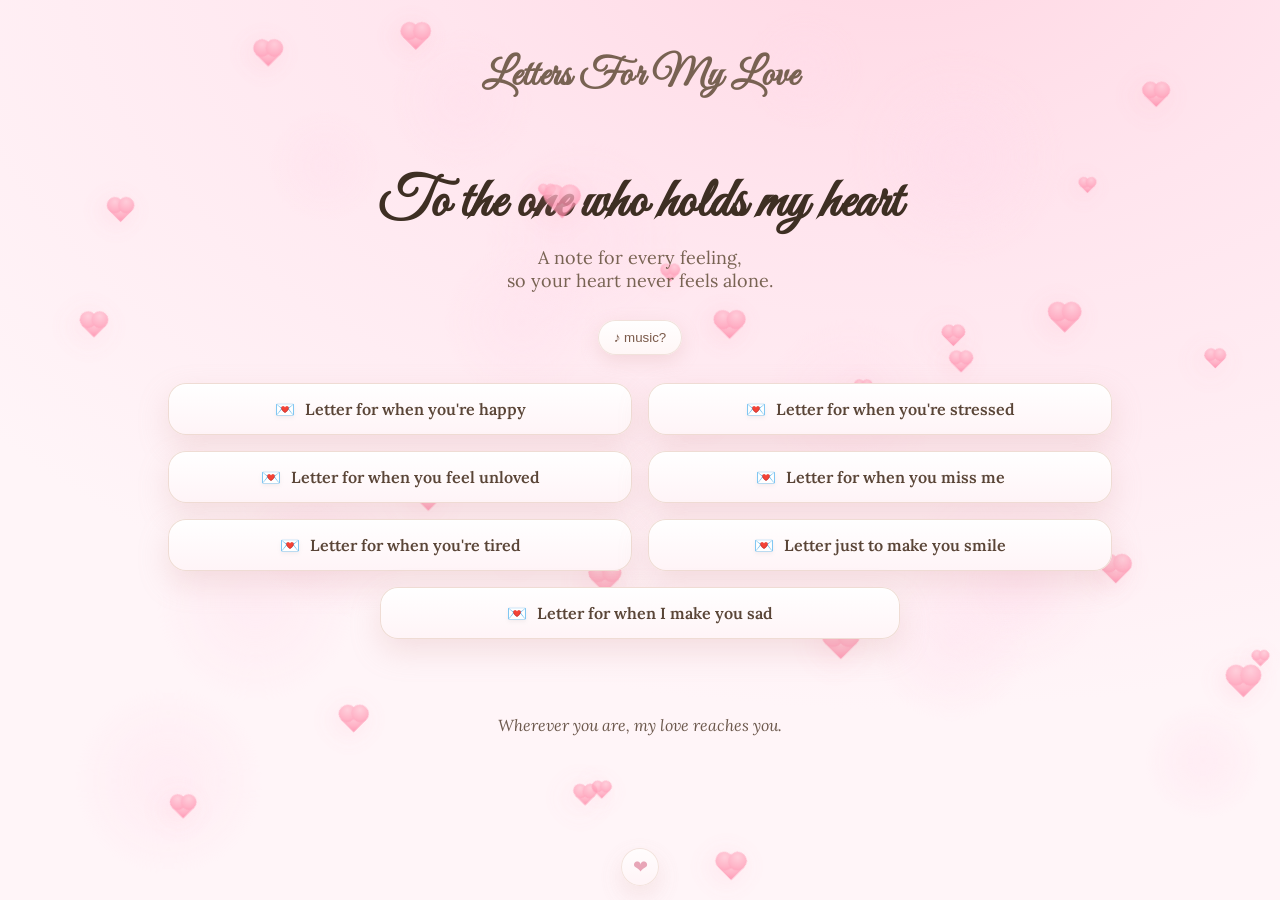
<file: index.html>
<!DOCTYPE html>
<html lang="en">
  <head>
    <meta charset="UTF-8" />
    <meta name="viewport" content="width=device-width, initial-scale=1" />
    <title>Letters For My Love</title>
    <meta name="description" content="Warm, handwritten love notes for every feeling." />

    <!-- Fonts -->
    <link rel="preconnect" href="https://fonts.googleapis.com">
    <link rel="preconnect" href="https://fonts.gstatic.com" crossorigin>
    <link href="https://fonts.googleapis.com/css2?family=Great+Vibes&family=Lora:ital,wght@0,400;0,600;1,400&display=swap" rel="stylesheet">

    <link rel="stylesheet" href="./styles.css" />
  </head>
  <body class="home">
    <div id="bokeh" aria-hidden="true"></div>
    <div id="floating-petals" aria-hidden="true"></div>
    <div id="ambient-sparkles" aria-hidden="true"></div>

    <header class="site-header">
      <h1 class="script">Letters For My Love</h1>
    </header>

    <main class="hero">
      <div class="hero-inner">
        <h2 class="script hero-title">To the one who holds my heart</h2>
        <p class="subtitle">A note for every feeling, <br />so your heart never feels alone.</p>

        <div class="controls">
          <button class="btn-music" id="musicToggle" aria-pressed="false" title="Toggle soft background music">♪ music?</button>
        </div>

        <section class="envelopes" aria-label="Letters">
          <a class="envelope" href="./letters/happy.html" data-sparkle>
            <span class="emoji">💌</span>
            <span>Letter for when you're happy</span>
          </a>
          <a class="envelope" href="./letters/stressed.html" data-sparkle>
            <span class="emoji">💌</span>
            <span>Letter for when you're stressed</span>
          </a>
          <a class="envelope" href="./letters/unloved.html" data-sparkle>
            <span class="emoji">💌</span>
            <span>Letter for when you feel unloved</span>
          </a>
          <a class="envelope" href="./letters/miss.html" data-sparkle>
            <span class="emoji">💌</span>
            <span>Letter for when you miss me</span>
          </a>
          <a class="envelope" href="./letters/tired.html" data-sparkle>
            <span class="emoji">💌</span>
            <span>Letter for when you're tired</span>
          </a>
          <a class="envelope" href="./letters/smile.html" data-sparkle>
            <span class="emoji">💌</span>
            <span>Letter just to make you smile</span>
          </a>
          <a class="envelope" href="./letters/sad.html" data-sparkle>
            <span class="emoji">💌</span>
            <span>Letter for when I make you sad</span>
          </a>
        </section>

        <button id="vaultTrigger" class="vault-trigger" title="For when you need extra love" aria-label="Secret love vault">
          <span class="vault-heart" aria-hidden="true">❤</span>
        </button>
      </div>
    </main>

    <footer class="site-footer">
      <p class="quote">Wherever you are, my love reaches you.</p>
    </footer>

    <!-- Background music (loaded only on click) -->
    <audio id="bgMusic" loop preload="none" data-src="./assets/audio/lofi.mp3"></audio>

    <script src="./script.js"></script>
  </body>
</html>
</file>
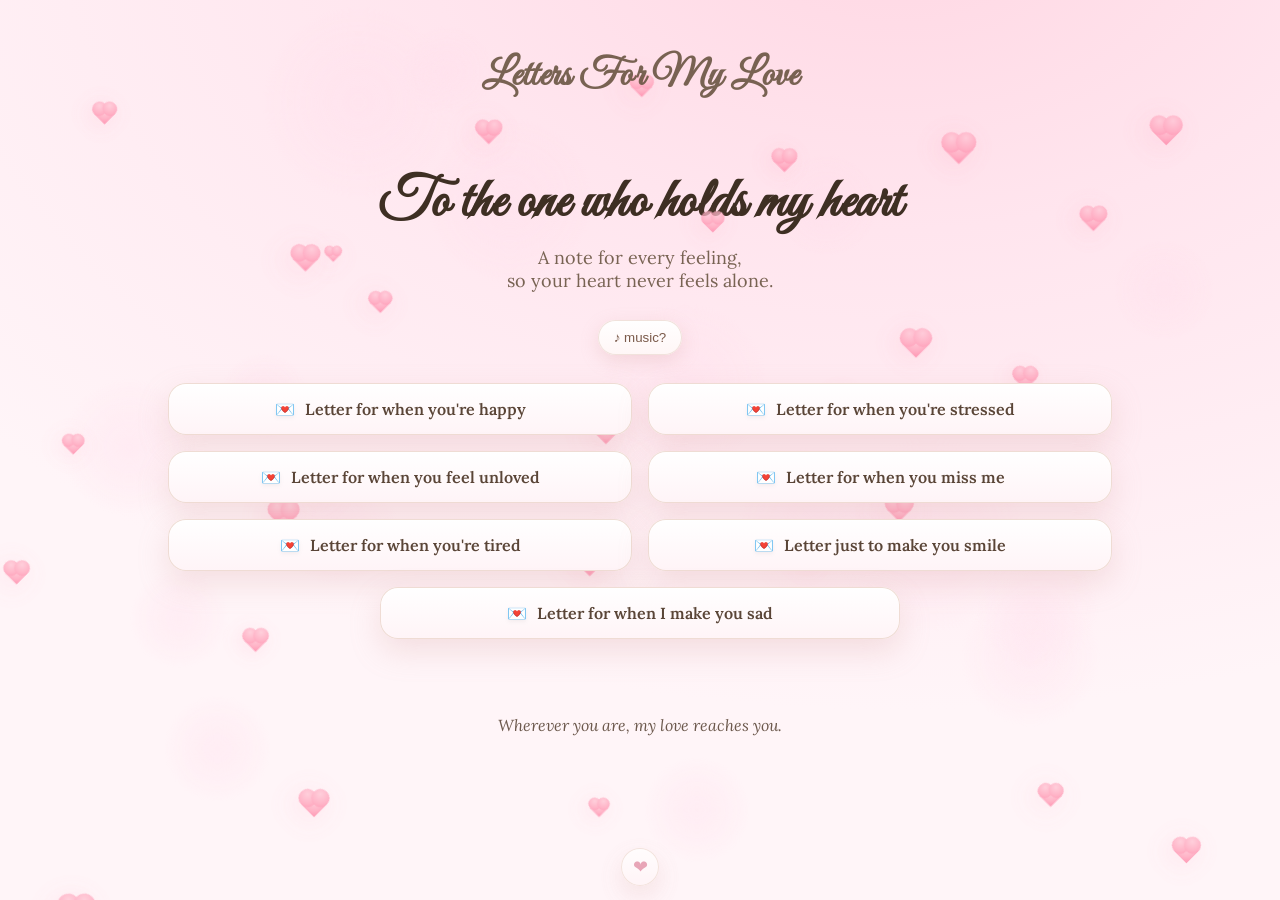
<file: dev.html>
<!DOCTYPE html>
<html lang="en">
  <head>
    <meta charset="UTF-8" />
    <meta name="viewport" content="width=device-width, initial-scale=1" />
    <title>Developer · Letters For My Love</title>
    <link rel="preconnect" href="https://fonts.googleapis.com">
    <link rel="preconnect" href="https://fonts.gstatic.com" crossorigin>
    <link href="https://fonts.googleapis.com/css2?family=Great+Vibes&family=Lora:ital,wght@0,400;0,600;1,400&display=swap" rel="stylesheet">
    <link rel="stylesheet" href="./styles.css" />
    <style>
      .admin{max-width:840px;margin:24px auto;padding:20px;border-radius:14px;background:#fff7fb;box-shadow:0 18px 40px rgba(210,154,154,.25), inset 0 0 0 1px #f0e2df}
      .admin h1{font-family:"Great Vibes", cursive; margin:0 0 10px}
      .grid{display:grid;grid-template-columns:repeat(auto-fit,minmax(260px,1fr));gap:12px}
      .card{padding:12px;border-radius:12px;background:#fff;box-shadow:0 10px 22px rgba(210,154,154,.18), inset 0 0 0 1px #f1e2dc}
      .row{display:flex;gap:8px;align-items:center;margin:6px 0}
      .row input[type="text"]{flex:1;padding:8px;border-radius:8px;border:1px solid #efdcd4}
      .actions{display:flex;gap:10px; margin-top:14px}
      .btn{appearance:none;border:none;border-radius:999px;padding:10px 14px;background:#ffe9f1;color:#6b5242;box-shadow:0 8px 18px rgba(210,154,154,.25), inset 0 0 0 1px #edd8d1;cursor:pointer}
      .preview{height:160px;border-radius:10px;overflow:hidden;background:#fff6f8;display:grid;place-items:center;margin-top:8px}
      .preview img,.preview video{width:100%;height:100%;object-fit:cover}
      .hint{font-size:13px;color:#7a5a4a;opacity:.9}
    </style>
  </head>
  <body>
    <main class="admin" data-admin>
      <h1 class="script">Developer Vault Uploader</h1>
      <p class="hint">Add up to 6 items (exactly 4 images and 2 videos recommended). Use a file OR a path. Paths persist (e.g. assets/images/photo1.jpg). Files create temporary preview links for this browser only.</p>
      <div class="grid" id="items"></div>
      <div class="actions">
        <button class="btn" id="saveAdmin">Save to Vault</button>
        <button class="btn" id="clearAdmin">Clear config</button>
        <a class="btn" href="./vault.html">Open Vault</a>
      </div>
    </main>
    <script src="./script.js"></script>
  </body>
</html>
</file>
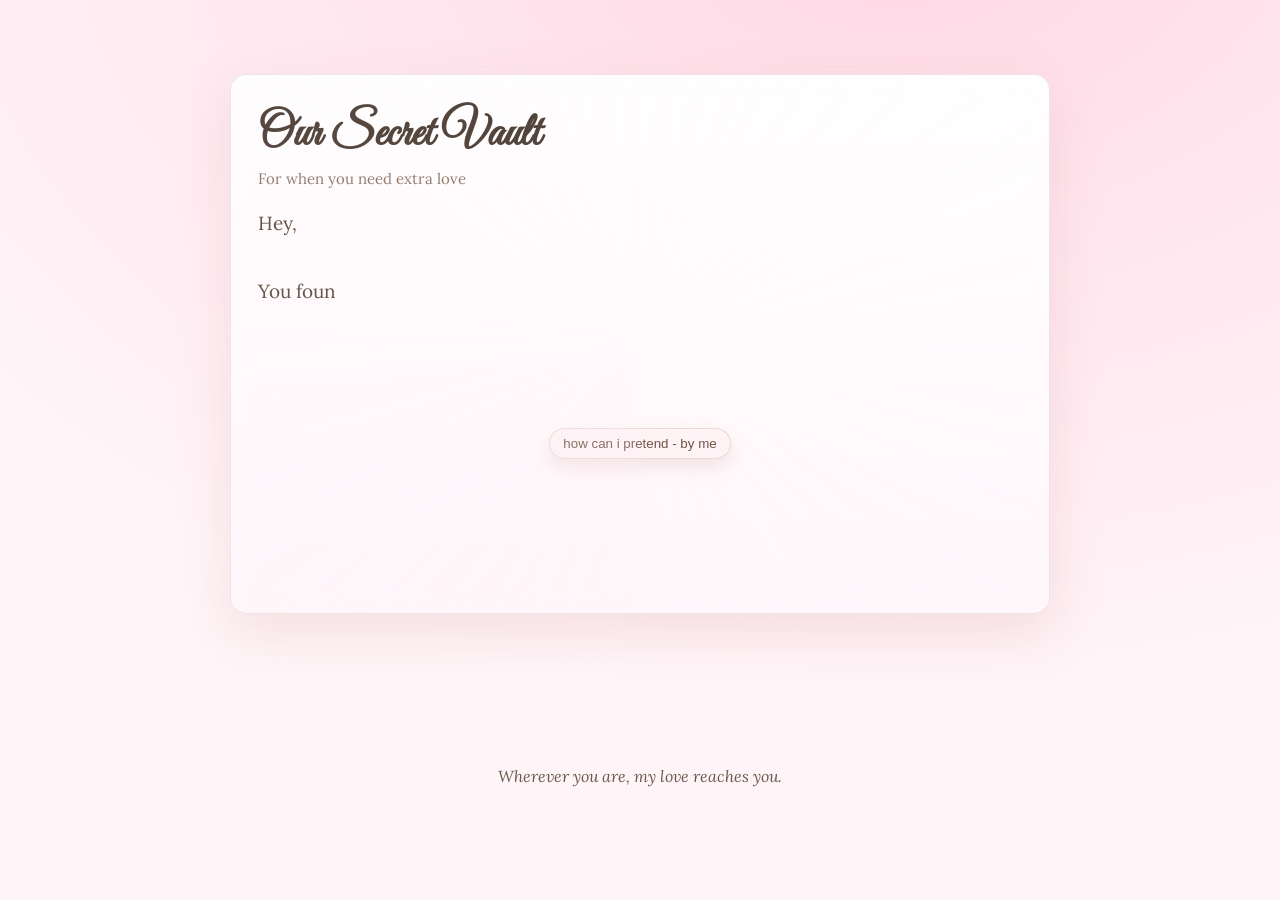
<file: vault.html>
<!DOCTYPE html>
<html lang="en">
  <head>
    <meta charset="UTF-8" />
    <meta name="viewport" content="width=device-width, initial-scale=1" />
    <title>Love Vault · Letters For My Love</title>
    <link rel="preconnect" href="https://fonts.googleapis.com">
    <link rel="preconnect" href="https://fonts.gstatic.com" crossorigin>
    <link href="https://fonts.googleapis.com/css2?family=Great+Vibes&family=Lora:ital,wght@0,400;0,600;1,400&display=swap" rel="stylesheet">
    <link rel="stylesheet" href="./styles.css" />
  </head>
  <body class="letter-page">
    <main class="paper float-soft" data-letter-root>
      <h1 class="script">Our Secret Vault</h1>
      <p class="meta">For when you need extra love</p>

      <section class="message" data-message="Hey,

You found it. This is my secret spot, and the secret is... you're my favorite person in the world. Always."></section>

      <div class="controls">
        <button class="toggle" data-audio-toggle aria-pressed="false">how can i pretend - by me</button>
        <audio preload="none">
          <source src="./assets/audio/vault-voice.mp3" type="audio/mpeg" />
        </audio>
      </div>
    </main>
    <footer class="site-footer"><p class="quote">Wherever you are, my love reaches you.</p></footer>
    <script src="./script.js"></script>
  </body>
  </html>
</file>
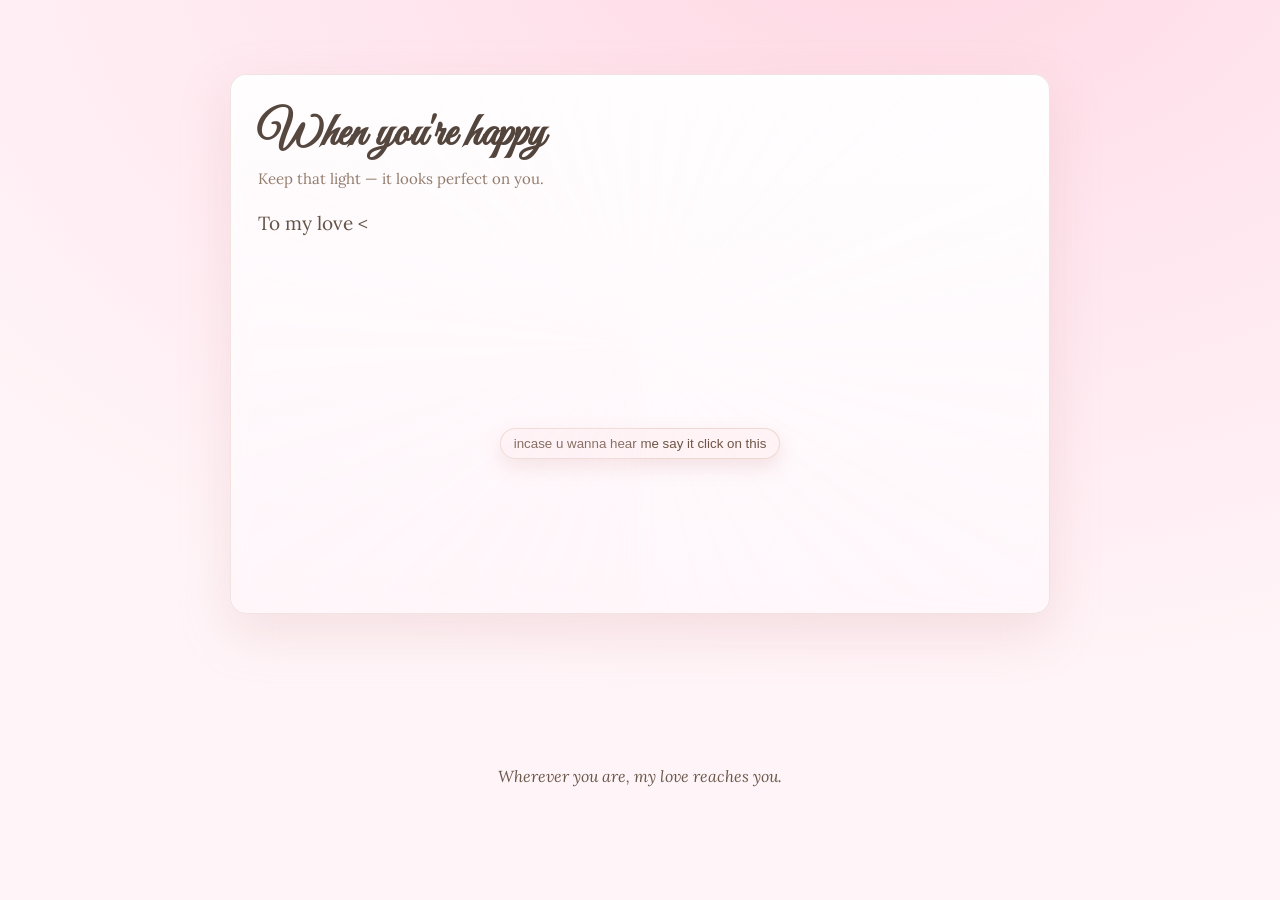
<file: letters/happy.html>
<!DOCTYPE html>
<html lang="en">
  <head>
    <meta charset="UTF-8" />
    <meta name="viewport" content="width=device-width, initial-scale=1" />
    <title>Happy · Letters For My Love</title>
    <link rel="preconnect" href="https://fonts.googleapis.com">
    <link rel="preconnect" href="https://fonts.gstatic.com" crossorigin>
    <link href="https://fonts.googleapis.com/css2?family=Great+Vibes&family=Lora:ital,wght@0,400;0,600;1,400&display=swap" rel="stylesheet">
    <link rel="stylesheet" href="../styles.css" />
  </head>
  <body class="letter-page">
    <main class="paper float-soft" data-letter-root>
      <h1 class="script">When you're happy</h1>
      <p class="meta">Keep that light — it looks perfect on you.</p>
      <section class="message" data-message="To my love <3,

      Hearing that you're happy literally makes my entire day. Your smile is the best thing, and I love seeing you like this. Whatever's got you feeling this good, I hope it sticks around forever. I love you!"></section>
      <div class="controls">
        <button class="toggle" data-audio-toggle aria-pressed="false">incase u wanna hear me say it click on this</button>
        <audio preload="none">
          <source src="../assets/audio/happy.m4a" type="audio/mp4" />
        </audio>
      </div>
    </main>
    <footer class="site-footer"><p class="quote">Wherever you are, my love reaches you.</p></footer>
    <script src="../script.js"></script>
  </body>
  </html>
</file>
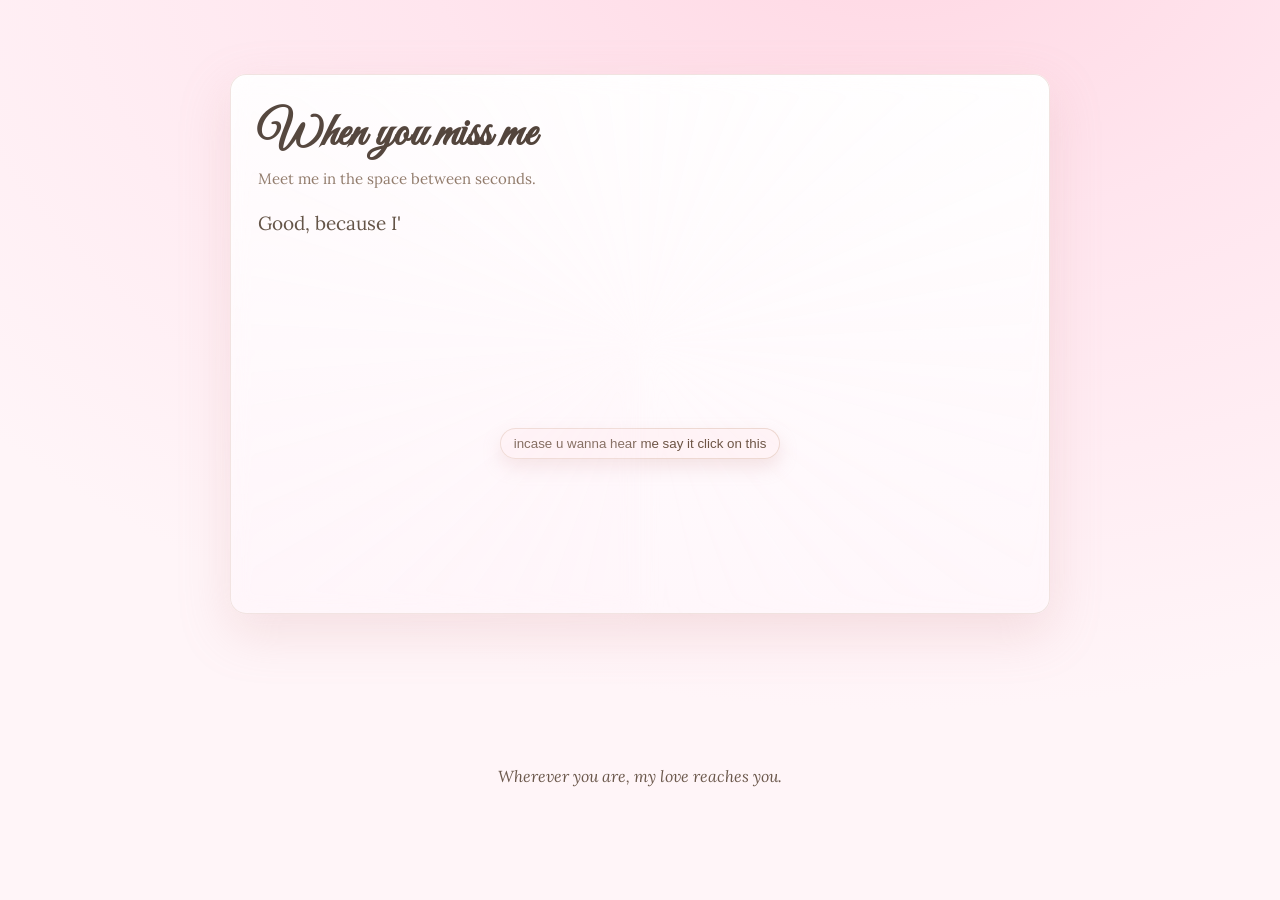
<file: letters/miss.html>
<!DOCTYPE html>
<html lang="en">
  <head>
    <meta charset="UTF-8" />
    <meta name="viewport" content="width=device-width, initial-scale=1" />
    <title>Miss You · Letters For My Love</title>
    <link rel="preconnect" href="https://fonts.googleapis.com">
    <link rel="preconnect" href="https://fonts.gstatic.com" crossorigin>
    <link href="https://fonts.googleapis.com/css2?family=Great+Vibes&family=Lora:ital,wght@0,400;0,600;1,400&display=swap" rel="stylesheet">
    <link rel="stylesheet" href="../styles.css" />
  </head>
  <body class="letter-page">
    <main class="paper float-soft" data-letter-root>
      <h1 class="script">When you miss me</h1>
      <p class="meta">Meet me in the space between seconds.</p>
      <section class="message" data-message="Good, because I'm missing you like crazy.

      It just feels weird when you're not around. It’s like a part of me is missing. Just close your eyes for a second and picture me giving you a huge hug. I'll see you so soon."></section>
      <div class="controls">
        <button class="toggle" data-audio-toggle aria-pressed="false">incase u wanna hear me say it click on this</button>
        <audio preload="none">
          <source src="../assets/audio/miss.m4a" type="audio/mp4" />
        </audio>
      </div>
    </main>
    <footer class="site-footer"><p class="quote">Wherever you are, my love reaches you.</p></footer>
    <script src="../script.js"></script>
  </body>
  </html>
</file>
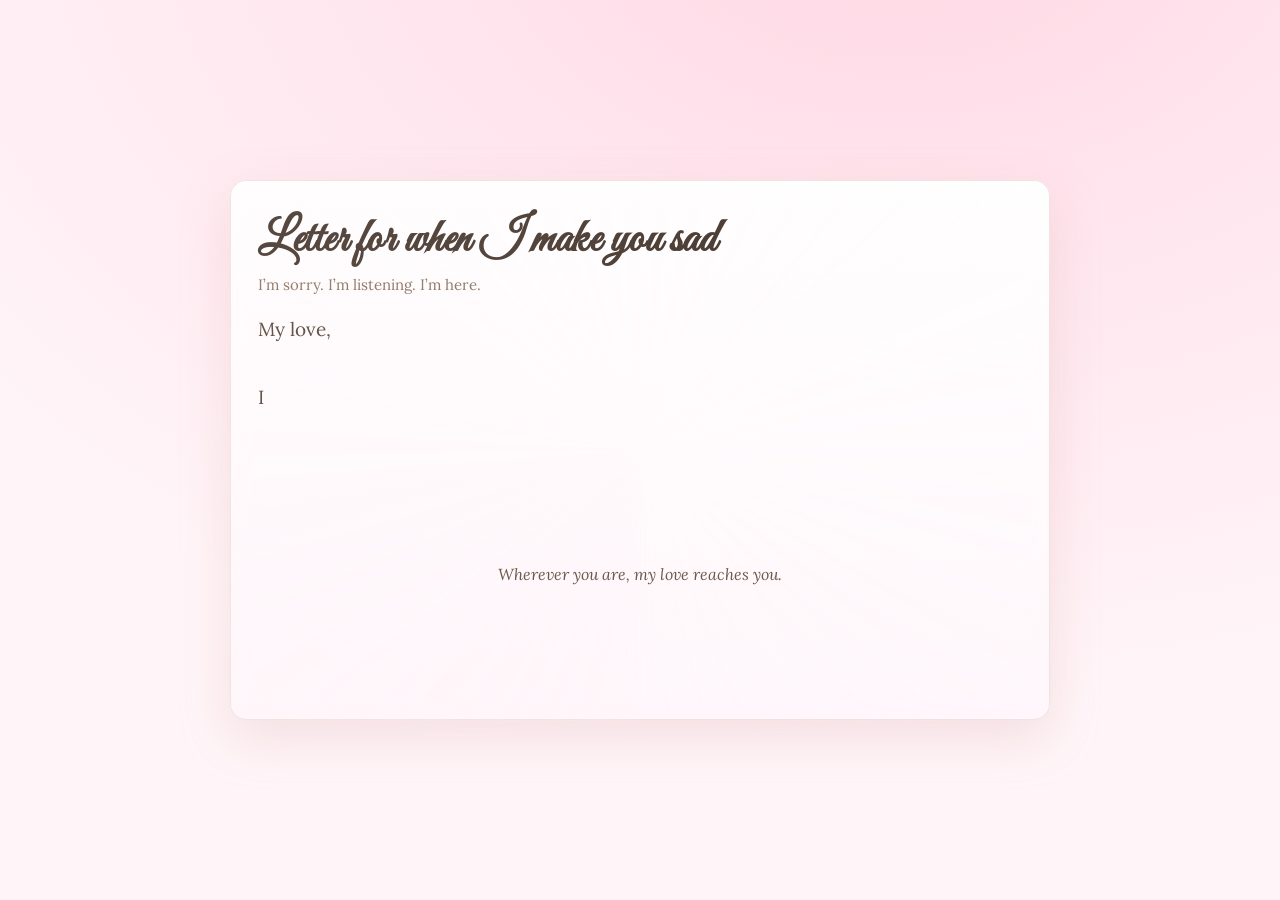
<file: letters/sad.html>
<!DOCTYPE html>
<html lang="en">
  <head>
    <meta charset="UTF-8" />
    <meta name="viewport" content="width=device-width, initial-scale=1" />
    <title>Letter for when I make you sad · Letters For My Love</title>
    <link rel="preconnect" href="https://fonts.googleapis.com">
    <link rel="preconnect" href="https://fonts.gstatic.com" crossorigin>
    <link href="https://fonts.googleapis.com/css2?family=Great+Vibes&family=Lora:ital,wght@0,400;0,600;1,400&display=swap" rel="stylesheet">
    <link rel="stylesheet" href="../styles.css" />
  </head>
  <body class="letter-page">
    <main class="paper float-soft" data-letter-root>
      <h1 class="script">Letter for when I make you sad</h1>
      <p class="meta">I’m sorry. I’m listening. I’m here.</p>
      <section class="message" data-message="My love,

If my words ever hurt you, I'm sorry. I didn't mean to. I'm just too scared to lose you. I'm too scared that you'll end up hating me. I'm too scared I’ll get annoying and too clingy. I'm scared I'll ruin your life. I'm scared I'll ruin our life. I'm scared I'll ruin our future. I'm scared I'll ruin our happiness. I'm scared I'll ruin our life. I'm scared I'll ruin our future. I'm scared I'll ruin our happiness.  

We’ll move slowly. We’ll understand. I choose you, and I’ll keep choosing you. I love you."></section
    </main>
    <footer class="site-footer"><p class="quote">Wherever you are, my love reaches you.</p></footer>
    <script src="../script.js"></script>
  </body>
  </html>
</file>
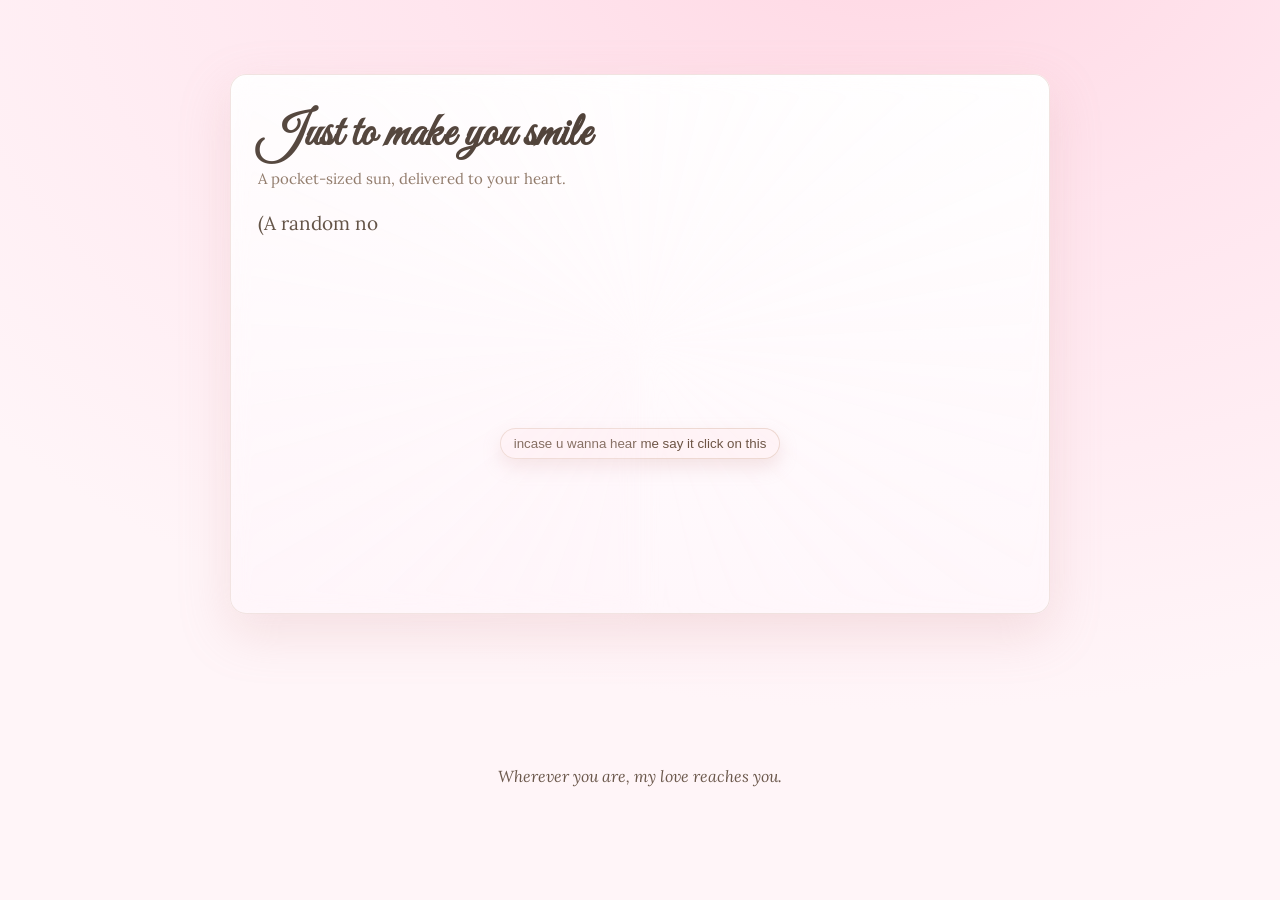
<file: letters/smile.html>
<!DOCTYPE html>
<html lang="en">
  <head>
    <meta charset="UTF-8" />
    <meta name="viewport" content="width=device-width, initial-scale=1" />
    <title>Smile · Letters For My Love</title>
    <link rel="preconnect" href="https://fonts.googleapis.com">
    <link rel="preconnect" href="https://fonts.gstatic.com" crossorigin>
    <link href="https://fonts.googleapis.com/css2?family=Great+Vibes&family=Lora:ital,wght@0,400;0,600;1,400&display=swap" rel="stylesheet">
    <link rel="stylesheet" href="../styles.css" />
  </head>
  <body class="letter-page">
    <main class="paper float-soft" data-letter-root>
      <h1 class="script">Just to make you smile</h1>
      <p class="meta">A pocket-sized sun, delivered to your heart.</p>
      <section class="message" data-message="(A random note for no reason)

      Just wanted to interrupt your day to remind you that you're awesome. And cute. And you're mine.
      
      Okay, that's all. Go back to what you were doing.  I love youuuuuuuuuuuuuuuu."></section>
      <div class="controls">
        <button class="toggle" data-audio-toggle aria-pressed="false">incase u wanna hear me say it click on this</button>
        <audio preload="none">
          <source src="../assets/audio/smile.m4a" type="audio/mp4" />
        </audio>
      </div>
    </main>
    <footer class="site-footer"><p class="quote">Wherever you are, my love reaches you.</p></footer>
    <script src="../script.js"></script>
  </body>
  </html>
</file>
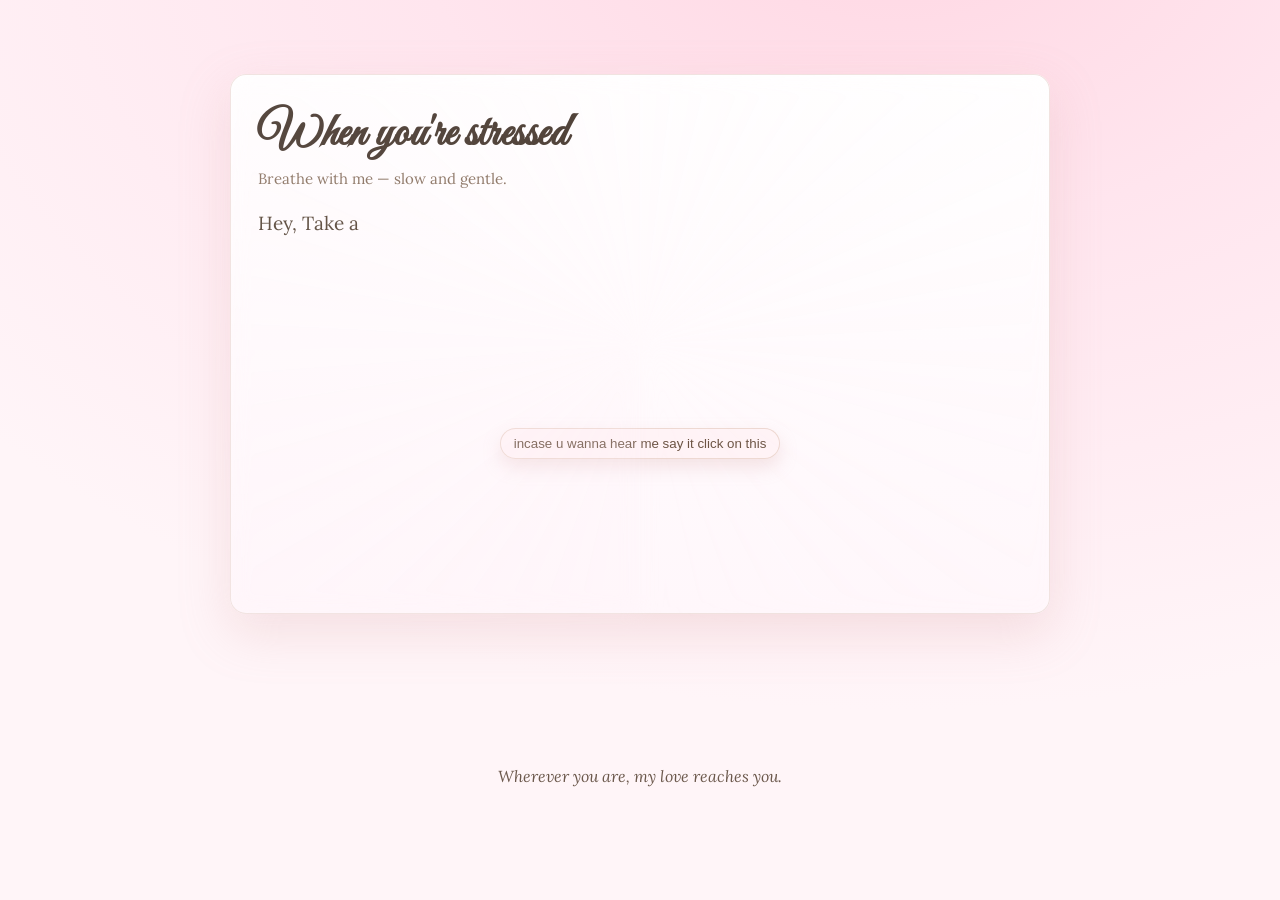
<file: letters/stressed.html>
<!DOCTYPE html>
<html lang="en">
  <head>
    <meta charset="UTF-8" />
    <meta name="viewport" content="width=device-width, initial-scale=1" />
    <title>Stressed · Letters For My Love</title>
    <link rel="preconnect" href="https://fonts.googleapis.com">
    <link rel="preconnect" href="https://fonts.gstatic.com" crossorigin>
    <link href="https://fonts.googleapis.com/css2?family=Great+Vibes&family=Lora:ital,wght@0,400;0,600;1,400&display=swap" rel="stylesheet">
    <link rel="stylesheet" href="../styles.css" />
  </head>
  <body class="letter-page">
    <main class="paper float-soft" data-letter-root>
      <h1 class="script">When you're stressed</h1>
      <p class="meta">Breathe with me — slow and gentle.</p>
      <section class="message" data-message="Hey, Take a deep breath. Seriously, do it.

      I know things are a lot right now, but you're going to get through this. You're the most capable person I know. Don't forget to be kind to yourself. I'm here for whatever you need—to talk, to get snacks, or to just sit in silence. We'll figure it out together."></section>
      <div class="controls">
        <button class="toggle" data-audio-toggle aria-pressed="false">incase u wanna hear me say it click on this</button>
        <audio preload="none">
          <source src="../assets/audio/stressed.m4a" type="audio/mp4" />
        </audio>
      </div>
    </main>
    <footer class="site-footer"><p class="quote">Wherever you are, my love reaches you.</p></footer>
    <script src="../script.js"></script>
  </body>
  </html>
</file>
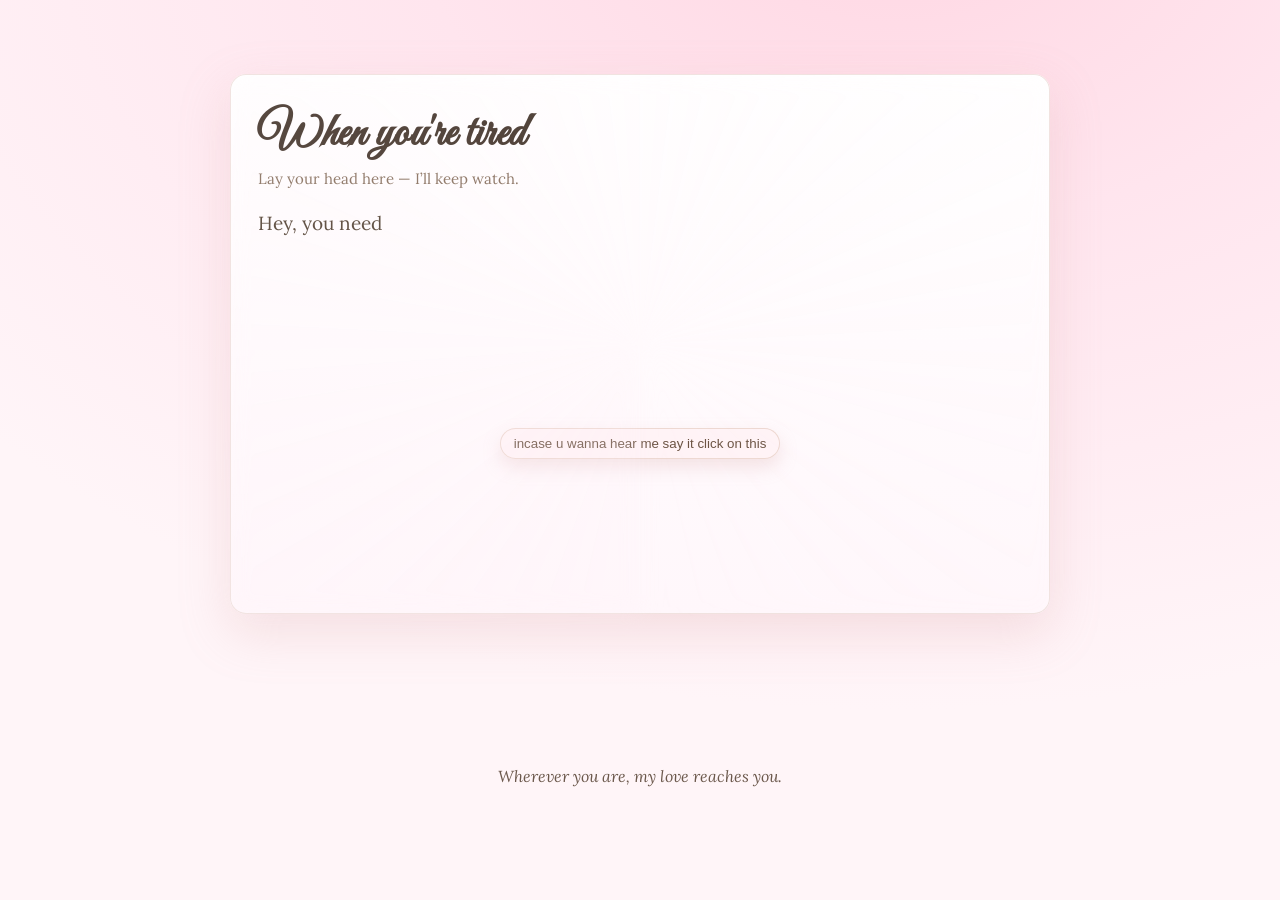
<file: letters/tired.html>
<!DOCTYPE html>
<html lang="en">
  <head>
    <meta charset="UTF-8" />
    <meta name="viewport" content="width=device-width, initial-scale=1" />
    <title>Tired · Letters For My Love</title>
    <link rel="preconnect" href="https://fonts.googleapis.com">
    <link rel="preconnect" href="https://fonts.gstatic.com" crossorigin>
    <link href="https://fonts.googleapis.com/css2?family=Great+Vibes&family=Lora:ital,wght@0,400;0,600;1,400&display=swap" rel="stylesheet">
    <link rel="stylesheet" href="../styles.css" />
  </head>
  <body class="letter-page">
    <main class="paper float-soft" data-letter-root>
      <h1 class="script">When you're tired</h1>
      <p class="meta">Lay your head here — I’ll keep watch.</p>
      <section class="message" data-message="Hey, you need to chill.

      Seriously, put your phone down (after this, obviously). Close your laptop. Just stop for a bit. You've earned a break. Everything else can wait. Let your brain and body just... exist. Sending you all the cozy, lazy vibes. Go get some rest.mwahhhhhhhhhhhh"></section>
      <div class="controls">
        <button class="toggle" data-audio-toggle aria-pressed="false">incase u wanna hear me say it click on this</button>
        <audio preload="none">
          <source src="../assets/audio/tired.m4a" type="audio/mp4" />
        </audio>
      </div>
    </main>
    <footer class="site-footer"><p class="quote">Wherever you are, my love reaches you.</p></footer>
    <script src="../script.js"></script>
  </body>
  </html>
</file>
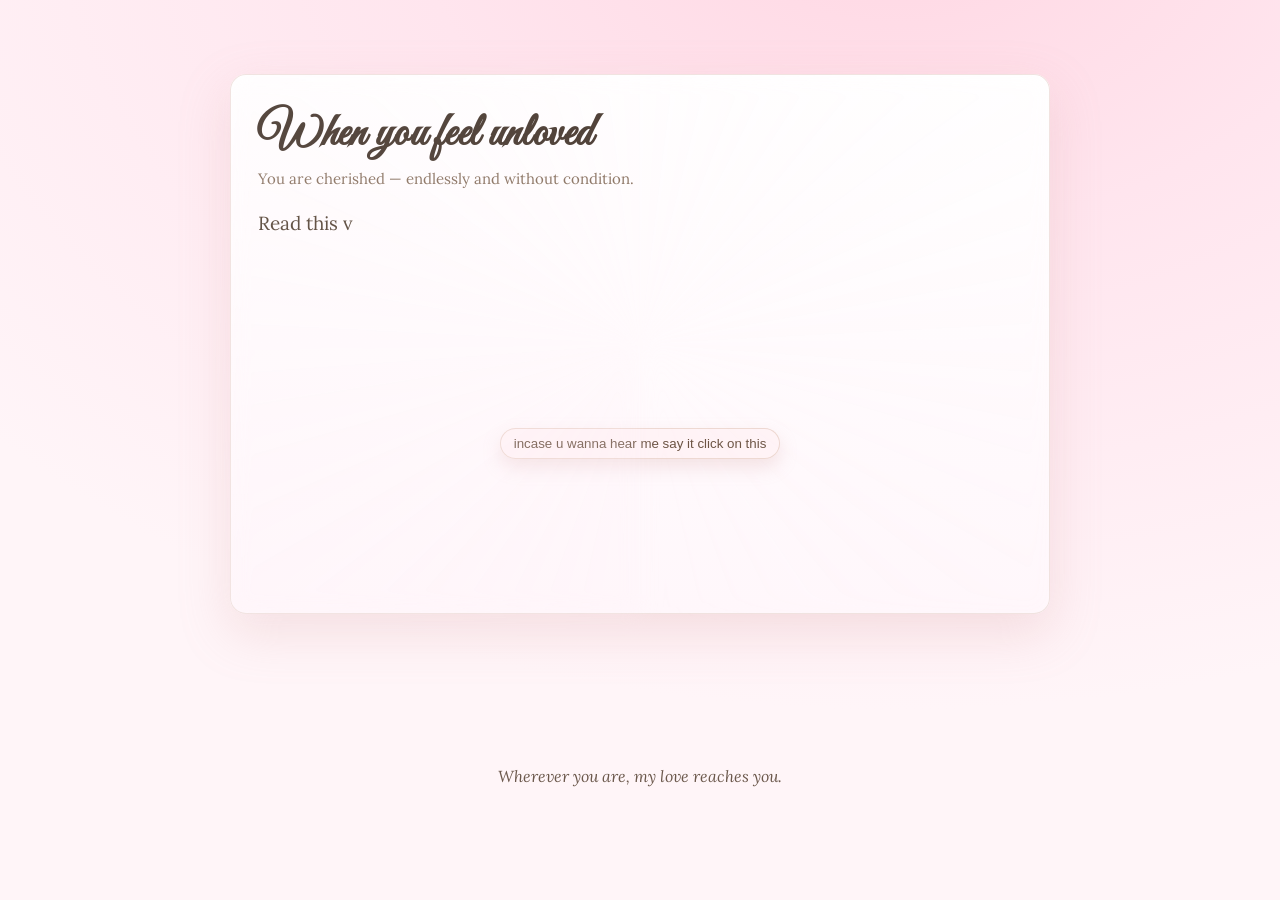
<file: letters/unloved.html>
<!DOCTYPE html>
<html lang="en">
  <head>
    <meta charset="UTF-8" />
    <meta name="viewport" content="width=device-width, initial-scale=1" />
    <title>Unloved · Letters For My Love</title>
    <link rel="preconnect" href="https://fonts.googleapis.com">
    <link rel="preconnect" href="https://fonts.gstatic.com" crossorigin>
    <link href="https://fonts.googleapis.com/css2?family=Great+Vibes&family=Lora:ital,wght@0,400;0,600;1,400&display=swap" rel="stylesheet">
    <link rel="stylesheet" href="../styles.css" />
  </head>
  <body class="letter-page">
    <main class="paper float-soft" data-letter-root>
      <h1 class="script">When you feel unloved</h1>
      <p class="meta">You are cherished — endlessly and without condition.</p>
      <section class="message" data-message="Read this very carefully:

      You are the most loved person I know. I am so ridiculously, completely in love with you. On your worst days, on your best days, and every single day in between. You are my entire world. Please don't ever, ever doubt that."></section>
      <div class="controls">
        <button class="toggle" data-audio-toggle aria-pressed="false">incase u wanna hear me say it click on this</button>
        <audio preload="none">
          <source src="../assets/audio/unloved.m4a" type="audio/mp4" />
        </audio>
      </div>
    </main>
    <footer class="site-footer"><p class="quote">Wherever you are, my love reaches you.</p></footer>
    <script src="../script.js"></script>
  </body>
  </html>
</file>
<file: styles.css>
:root{
  --cream:#fff9f2;
  --rose:#f6d6dc;
  --soft-gold:#d9b777;
  --shadow:rgba(210,154,154,0.25);
  --ink:#4a3a2a;
  --ink-soft:#6a5542;
}

*{box-sizing:border-box}
html,body{height:100%}
body{
  margin:0;
  font-family:"Lora",serif;
  color:var(--ink);
  background:radial-gradient(1200px 800px at 70% -10%, #ffd7e3 0%, #ffe5ee 40%, #fff5f8 100%) fixed;
}

.script{font-family:"Great Vibes", cursive; letter-spacing:.5px}

.site-header{padding:24px 20px 0; text-align:center}
.site-header h1{font-size:40px; color:var(--ink-soft); opacity:.9}

.hero{display:grid; place-items:center; padding:24px}
.hero-inner{max-width:960px; width:100%; text-align:center}
.hero-title{font-size:56px; margin:16px 0 8px; color:#3e2f23}
.subtitle{font-size:18px; color:var(--ink-soft); opacity:.9; margin:0 0 28px}

.controls{margin:8px 0 28px}
.btn-music{
  appearance:none; border:none; cursor:pointer;
  padding:10px 16px; border-radius:999px;
  background:linear-gradient(180deg, #fff 0%, #fff6f6 100%);
  color:#7a5a4a; box-shadow:0 6px 18px var(--shadow), inset 0 0 0 1px #f1e2dc;
  transition:transform .2s ease, box-shadow .2s ease;
}
.btn-music:hover{transform:translateY(-1px); box-shadow:0 10px 24px rgba(210,154,154,.35), inset 0 0 0 1px #ead7cf}
.btn-music[aria-pressed="true"]{background:linear-gradient(180deg, #fff0f4 0%, #ffe7ef 100%);}

.envelopes{display:flex; flex-wrap:wrap; gap:16px; padding:0 8px; justify-content:center}
.envelope{
  display:flex; align-items:center; gap:10px; justify-content:center;
  text-decoration:none; color:#5a4537; font-weight:600;
  background:linear-gradient(180deg, #ffffff 0%, #fff4f7 100%);
  border-radius:18px; padding:16px 18px; position:relative;
  box-shadow:0 12px 30px var(--shadow), inset 0 0 0 1px #efdcd4;
  transition:transform .25s ease, box-shadow .25s ease, filter .25s ease;
}
.envelope{flex:1 1 320px; max-width:520px}
.envelope .emoji{filter:drop-shadow(0 2px 2px rgba(0,0,0,.05));}
.envelope::after{content:""; position:absolute; inset:0; border-radius:18px; pointer-events:none; box-shadow:0 0 0 0 rgba(217,183,119,0.7); transition:box-shadow .25s ease}
.envelope:hover{transform:translateY(-2px); box-shadow:0 16px 36px rgba(210,154,154,.35), inset 0 0 0 1px #e8d4cb;}
.envelope:hover::after{box-shadow:0 0 0 3px rgba(217,183,119,.35)}

.vault-trigger{position:fixed; left:50%; bottom:14px; transform:translateX(-50%);
  border:none; background:transparent; cursor:pointer; padding:0; outline:none;
}
.vault-heart{display:inline-grid; place-items:center; width:38px; height:38px; border-radius:999px;
  font-size:18px; line-height:1; color:#e08aa2; background:linear-gradient(180deg,#fff,#fff3f7);
  box-shadow:0 10px 24px rgba(210,154,154,.28), inset 0 0 0 1px #efdcd4;
  opacity:.75; transition:opacity .2s ease, transform .2s ease, box-shadow .2s ease;
}
.vault-trigger:hover .vault-heart{opacity:1; transform:translateY(-2px); box-shadow:0 14px 30px rgba(210,154,154,.36), 0 0 0 3px rgba(217,183,119,.28) inset}
.vault-trigger:focus .vault-heart{box-shadow:0 0 0 3px rgba(217,183,119,.45) inset}

.site-footer{padding:36px 16px 24px; text-align:center}
.quote{opacity:.9; color:#5c483a; font-style:italic}

/* Petals / paper floating */
#floating-petals{position:fixed; inset:0; pointer-events:none; z-index:0}
.petal{position:absolute; width:14px; height:10px; background:radial-gradient(circle at 30% 30%, #ffdbe6, #ffedf3 60%, rgba(255,255,255,0) 61%); border-radius:10px 10px 10px 0; filter:blur(.2px) drop-shadow(0 4px 8px rgba(210,154,154,.2)); animation:floatDown linear forwards; opacity:.8}
@keyframes floatDown{0%{transform:translateY(-10vh) rotate(0deg)} 100%{transform:translateY(110vh) rotate(360deg)}}

/* Soft bokeh to fill background gaps */
#bokeh{position:fixed; inset:0; pointer-events:none; z-index:-1}
.bokeh{position:absolute; border-radius:50%; opacity:.35; filter:blur(0.5px); background:radial-gradient(circle, rgba(255,220,235,.9) 0%, rgba(255,220,235,.55) 35%, rgba(255,220,235,0) 70%); animation:breathe 6s ease-in-out infinite}
@keyframes breathe{0%{opacity:.2; transform:scale(1)} 50%{opacity:.45; transform:scale(1.08)} 100%{opacity:.2; transform:scale(1)}}

/* Sparkles */
#ambient-sparkles{position:fixed; inset:0; pointer-events:none; z-index:2}
.sparkle{position:absolute; width:6px; height:6px; border-radius:50%; background:radial-gradient(circle, #fff 0%, #ffe9f1 45%, rgba(255,255,255,0) 70%); box-shadow:0 0 12px rgba(255, 214, 230, .9); animation:blink .9s ease-out forwards}
@keyframes blink{0%{opacity:0; transform:scale(.6)} 35%{opacity:1; transform:scale(1)} 100%{opacity:0; transform:scale(0.2)}}

/* Interactable hearts (click) */
.tap-heart{position:absolute; width:18px; height:18px; pointer-events:none; z-index:2;
  background:radial-gradient(circle at 30% 30%, #ffb6c8, #ff87a5 60%, #ff6f96 85%);
  transform:rotate(45deg) scale(0.8);
  animation:floatUp 1.8s ease-out forwards;
}
.tap-heart::before, .tap-heart::after{content:""; position:absolute; width:100%; height:100%; background:inherit; border-radius:50%}
.tap-heart::before{left:-50%;}
.tap-heart::after{top:-50%;}
@keyframes floatUp{0%{opacity:.0; transform:translateY(6px) rotate(45deg) scale(0.6)} 15%{opacity:.9} 70%{opacity:.85} 100%{opacity:0; transform:translateY(-60px) rotate(45deg) scale(1.1)}}

/* Cursor trail (very subtle) */
.trail-spark{position:absolute; width:5px; height:5px; border-radius:50%; background:radial-gradient(circle, #fff 0%, #ffd9e8 45%, rgba(255,255,255,0) 70%); box-shadow:0 0 10px rgba(255, 210, 230, .9); animation:trailFade .7s ease-out forwards; pointer-events:none; z-index:2}
@keyframes trailFade{0%{opacity:.7; transform:scale(.8)} 100%{opacity:0; transform:scale(.2)}}

/* Ambient floating hearts */
.ambient-heart{position:absolute; width:14px; height:14px; pointer-events:none; z-index:0;
  background:radial-gradient(circle at 35% 35%, #ffc2d2, #ff9db7 60%, #ff86a7 85%);
  transform:rotate(45deg);
  opacity:.75; filter:drop-shadow(0 6px 12px rgba(255,150,180,.25));
}
.ambient-heart::before,.ambient-heart::after{content:""; position:absolute; width:100%; height:100%; background:inherit; border-radius:50%}
.ambient-heart::before{left:-50%}
.ambient-heart::after{top:-50%}

/* Letter page */
.letter-page{min-height:100vh; display:grid; place-items:center; padding:24px}
.paper{
  width:min(820px, 92vw); min-height:60vh; padding:32px 28px; border-radius:16px;
  background:linear-gradient(180deg, #fff 0%, #fff7fb 100%);
  box-shadow:0 18px 50px rgba(210,154,154,.25), inset 0 0 0 1px #f0e2df;
  position:relative;
}
.paper::before{content:""; position:absolute; inset:-2px; border-radius:18px; pointer-events:none; background:conic-gradient(from 180deg, rgba(255,240,246,.6), rgba(255,255,255,0)); filter:blur(10px); opacity:.35}
.paper h1{font-family:"Great Vibes", cursive; font-size:46px; margin:0 0 6px; color:#3b2d22}
.paper .meta{margin:0 0 18px; color:#816a57; font-size:15px}
.paper .message{font-size:19px; line-height:1.8; color:#4a3a2a; white-space:pre-wrap; min-height:200px}
.paper .controls{display:flex; gap:10px; align-items:center; justify-content:center; margin:22px 0 0}
.paper .toggle{appearance:none; border:none; padding:8px 14px; border-radius:999px; background:#fff3f6; color:#6b5242; box-shadow:0 8px 18px rgba(210,154,154,.25), inset 0 0 0 1px #edd8d1; cursor:pointer}
.paper audio{width:100%; margin-top:12px}

/* Vault gallery */
.slider{position:relative; margin:8px 0 10px}
.slides{position:relative; width:100%; height:min(62vh, 520px); border-radius:14px; overflow:hidden; background:linear-gradient(180deg,#fff,#fff5f7); box-shadow:0 18px 40px rgba(210,154,154,.25), inset 0 0 0 1px #f0e2df}
.slides::before{content:""; position:absolute; inset:-1px; border-radius:16px; pointer-events:none; background:conic-gradient(from 180deg, rgba(255,215,230,.35), rgba(255,255,255,0) 35%, rgba(255,220,235,.35) 65%, rgba(255,255,255,0)); filter:blur(12px)}
.slide{position:absolute; inset:0; display:grid; place-items:center; opacity:0; transform:translateX(40px) scale(.985); filter:blur(2px) saturate(.96); transition:opacity .6s ease, transform .6s ease, filter .6s ease}
.slide.active{opacity:1; transform:translateX(0) scale(1); filter:blur(0) saturate(1.02)}
.slide.enter-right{opacity:0; transform:translateX(40px) scale(.98)}
.slide.enter-left{opacity:0; transform:translateX(-40px) scale(.98)}
.slide.leave-left{transform:translateX(-40px) scale(.985); opacity:0}
.slide.leave-right{transform:translateX(40px) scale(.985); opacity:0}
.slide img{display:block; width:100%; height:100%; object-fit:cover; animation:kenburns 18s ease-in-out infinite alternate}
.slide video{display:block; width:100%; height:100%; object-fit:cover; background:#000}
@keyframes kenburns{0%{transform:scale(1)} 100%{transform:scale(1.06)}}
.gallery-missing{display:grid; place-items:center; width:100%; height:100%; color:#8b6a6a; font-size:14px; letter-spacing:.2px; text-transform:lowercase; background:linear-gradient(180deg,#fff7fb,#fff);}
.slider-btn{position:absolute; top:50%; transform:translateY(-50%); border:none; width:42px; height:42px; border-radius:999px; background:rgba(255,245,250,.8); color:#6b4d4d; box-shadow:0 8px 18px rgba(210,154,154,.3); cursor:pointer}
.slider-btn.prev{left:10px}
.slider-btn.next{right:10px}
.dots{display:flex; gap:6px; justify-content:center; margin-top:10px}
.dots button{width:8px; height:8px; border-radius:50%; border:none; background:#e9c9d2; cursor:pointer; transition:transform .25s ease, box-shadow .25s ease, background .25s ease}
.dots button[aria-current="true"]{background:#d9a2b3; transform:scale(1.25); box-shadow:0 0 0 4px rgba(217,183,119,.25)}

/* Lightbox */
.lightbox{position:fixed; inset:0; display:none; align-items:center; justify-content:center; background:rgba(10,0,5,.4); backdrop-filter:blur(2px); z-index:3}
.lightbox[aria-hidden="false"]{display:flex}
.lightbox-img{max-width:90vw; max-height:82vh; border-radius:14px; box-shadow:0 20px 60px rgba(0,0,0,.35), 0 0 0 2px rgba(255,240,245,.5) inset}
.lightbox-nav{position:fixed; inset:0; display:flex; align-items:center; justify-content:space-between; pointer-events:none}
.lightbox-btn{pointer-events:auto; border:none; background:rgba(255,245,250,.7); color:#6b4d4d; border-radius:999px; width:40px; height:40px; margin:0 14px; cursor:pointer; box-shadow:0 8px 18px rgba(210,154,154,.3)}
.lightbox-close{position:fixed; top:14px; right:14px; width:40px; height:40px; border:none; border-radius:999px; background:rgba(255,245,250,.8); cursor:pointer; box-shadow:0 8px 18px rgba(210,154,154,.3)}

/* Feather / heart subtle motion */
.float-soft{animation:floatSoft 6s ease-in-out infinite}
@keyframes floatSoft{0%{transform:translateY(0)} 50%{transform:translateY(-6px)} 100%{transform:translateY(0)}}

/* Small screens */
@media (max-width:520px){
  .hero-title{font-size:42px}
  .paper h1{font-size:38px}
}

/* Mobile refinements */
@media (max-width:420px){
  .site-header h1{font-size:32px}
  .hero-title{font-size:32px}
  .subtitle{font-size:16px}
  .btn-music{padding:12px 16px}
  .envelope{flex:1 1 100%; padding:14px 16px}
  .paper{padding:22px 18px}
  .paper .message{font-size:18px; line-height:1.7}
  .slider-btn{width:48px; height:48px}
}
</file>
